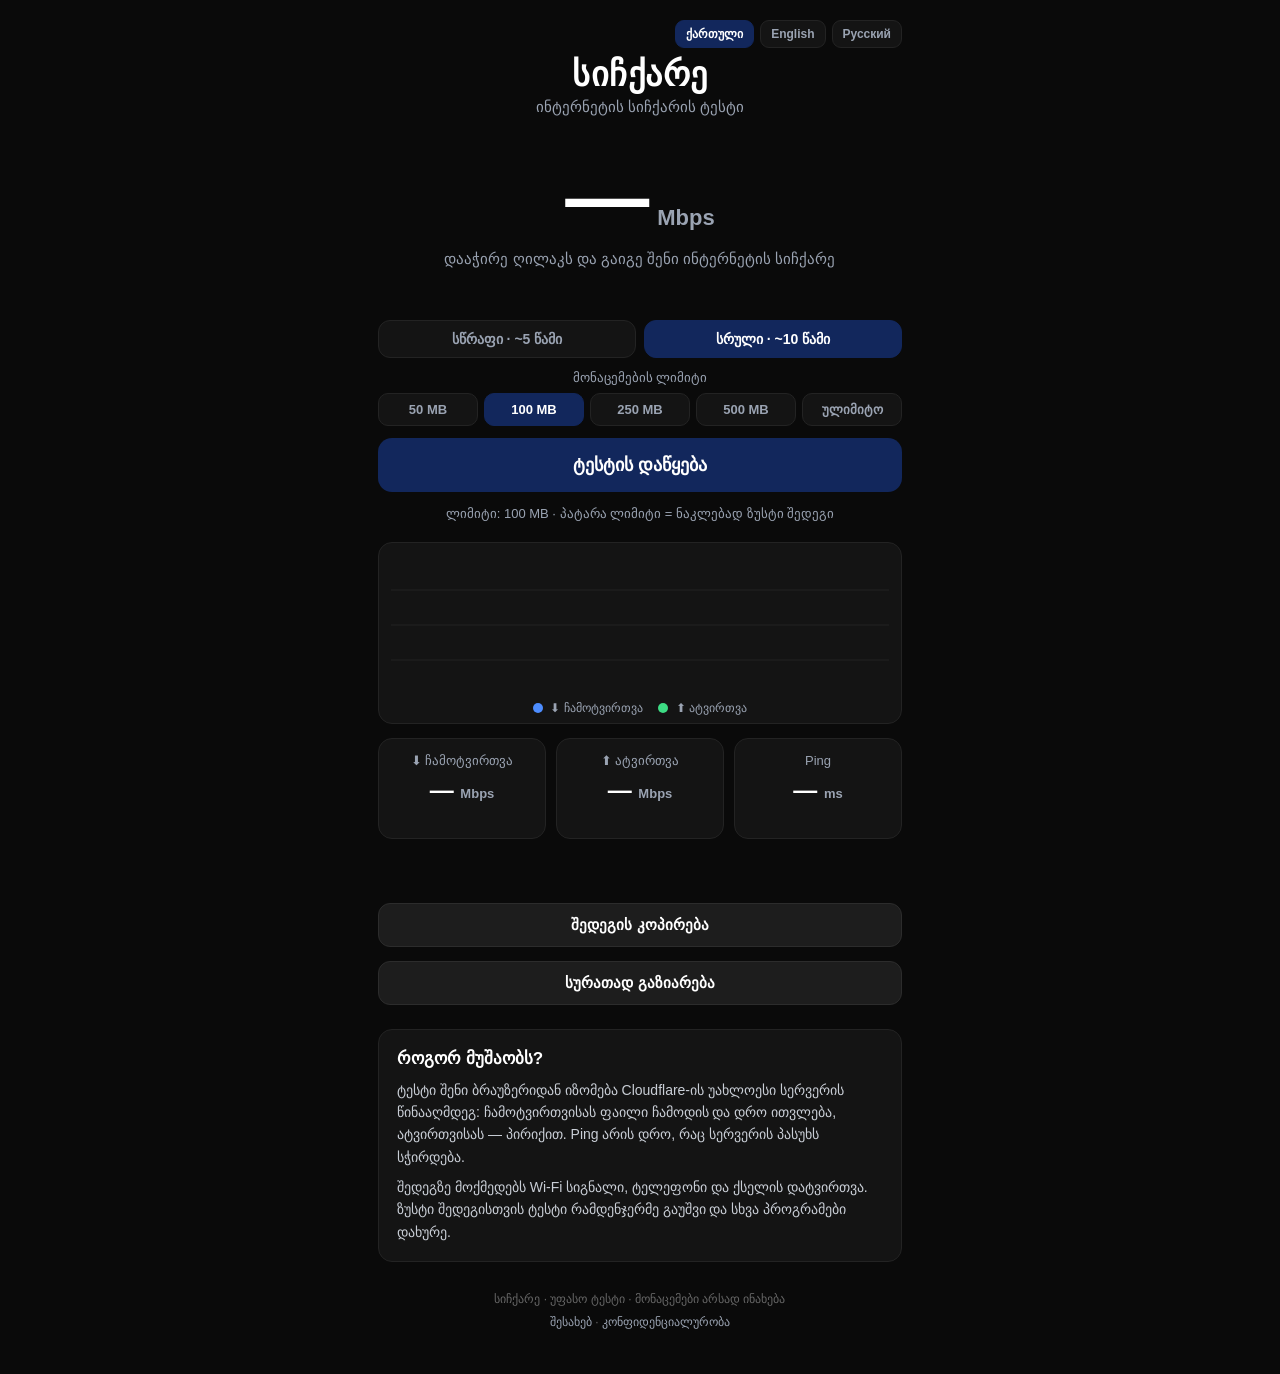
<file: index.html>
<!DOCTYPE html>
<html lang="ka">
<head>
<meta charset="UTF-8">
<meta name="viewport" content="width=device-width, initial-scale=1.0, viewport-fit=cover">
<meta name="description" content="სიჩქარე — ინტერნეტის სიჩქარის უფასო ტესტი ქართულად. ჩამოტვირთვა, ატვირთვა, Ping, ისტორია.">
<meta name="theme-color" content="#12275c">
<title>სიჩქარე — ინტერნეტის სიჩქარის ტესტი</title>
<link rel="stylesheet" href="styles.css">
<link rel="manifest" href="manifest.json">
<link rel="apple-touch-icon" href="icon-180.png">
</head>
<body>
<main class="wrap">
  <div class="lang">
    <button class="lang-btn active" data-lang="ka" type="button">ქართული</button>
    <button class="lang-btn" data-lang="en" type="button">English</button>
    <button class="lang-btn" data-lang="ru" type="button">Русский</button>
  </div>

  <header>
    <h1>სიჩქარე</h1>
    <p class="sub" data-i18n="subtitle">ინტერნეტის სიჩქარის ტესტი</p>
  </header>

  <section class="gauge" aria-live="polite">
    <div class="big"><span id="bigSpeed">—</span><span class="unit" id="bigUnit">Mbps</span></div>
    <p class="status" id="statusText" data-i18n="statusIdle">დააჭირე ღილაკს და გაიგე შენი ინტერნეტის სიჩქარე</p>
    <p class="verdict" id="verdict"></p>
  </section>

  <div class="modes" role="group" aria-label="ტესტის რეჟიმი">
    <button id="modeQuick" class="mode" type="button" data-i18n="modeQuick">სწრაფი · ~5 წამი</button>
    <button id="modeFull" class="mode active" type="button" data-i18n="modeFull">სრული · ~10 წამი</button>
  </div>

  <div class="limit">
    <span class="limit-label" data-i18n="dataLimitLabel">მონაცემების ლიმიტი</span>
    <div class="limit-btns" id="limitBtns">
      <button class="limit-btn" data-limit="50" type="button">50 MB</button>
      <button class="limit-btn active" data-limit="100" type="button">100 MB</button>
      <button class="limit-btn" data-limit="250" type="button">250 MB</button>
      <button class="limit-btn" data-limit="500" type="button">500 MB</button>
      <button class="limit-btn" data-limit="inf" type="button" data-i18n="unlimited">ულიმიტო</button>
    </div>
  </div>

  <button id="startBtn" class="start" data-i18n="start">ტესტის დაწყება</button>
  <p class="hint" id="hintText"></p>

  <section class="graph-wrap">
    <canvas id="graph" width="520" height="140"></canvas>
    <p class="legend"><span class="dot down"></span> <span data-i18n="downLabel">⬇ ჩამოტვირთვა</span> <span class="dot up"></span> <span data-i18n="upLabel">⬆ ატვირთვა</span></p>
  </section>

  <section class="cards">
    <div class="card">
      <div class="label" data-i18n="downLabel">⬇ ჩამოტვირთვა</div>
      <div class="value"><span id="resDown">—</span> <small>Mbps</small></div>
      <div class="sub-value" id="resDownMB"></div>
    </div>
    <div class="card">
      <div class="label" data-i18n="upLabel">⬆ ატვირთვა</div>
      <div class="value"><span id="resUp">—</span> <small>Mbps</small></div>
      <div class="sub-value" id="resUpMB"></div>
    </div>
    <div class="card">
      <div class="label">Ping</div>
      <div class="value"><span id="resPing">—</span> <small>ms</small></div>
      <div class="sub-value" id="resJitter"></div>
    </div>
  </section>

  <p class="server" id="netInfo"></p>
  <p class="server" id="serverInfo"></p>

  <button id="shareBtn" class="share" hidden data-i18n="copyBtn">შედეგის კოპირება</button>
  <button id="shareImgBtn" class="share" hidden data-i18n="shareImgBtn">სურათად გაზიარება</button>

  <section class="history" id="historySection" hidden>
    <h2 data-i18n="historyTitle">ბოლო ტესტები</h2>
    <canvas id="historyGraph" width="520" height="120"></canvas>
    <ul id="historyList"></ul>
    <button id="clearHistory" class="clear" type="button" data-i18n="clearHistory">ისტორიის წაშლა</button>
  </section>

  <section class="about">
    <h2 data-i18n="aboutTitle">როგორ მუშაობს?</h2>
    <p data-i18n="aboutP1">ტესტი შენი ბრაუზერიდან იზომება Cloudflare-ის უახლოესი სერვერის წინააღმდეგ: ჩამოტვირთვისას ფაილი ჩამოდის და დრო ითვლება, ატვირთვისას — პირიქით. Ping არის დრო, რაც სერვერის პასუხს სჭირდება.</p>
    <p data-i18n="aboutP2">შედეგზე მოქმედებს Wi-Fi სიგნალი, ტელეფონი და ქსელის დატვირთვა. ზუსტი შედეგისთვის ტესტი რამდენჯერმე გაუშვი და სხვა პროგრამები დახურე.</p>
  </section>

  <footer><span data-i18n="footer">სიჩქარე · უფასო ტესტი · მონაცემები არსად ინახება</span><br><a href="about.html" data-i18n="aboutLink">შესახებ</a> · <a href="privacy.html" data-i18n="privacyLink">კონფიდენციალურობა</a></footer>
</main>
<script src="app.js"></script>
</body>
</html>
</file>
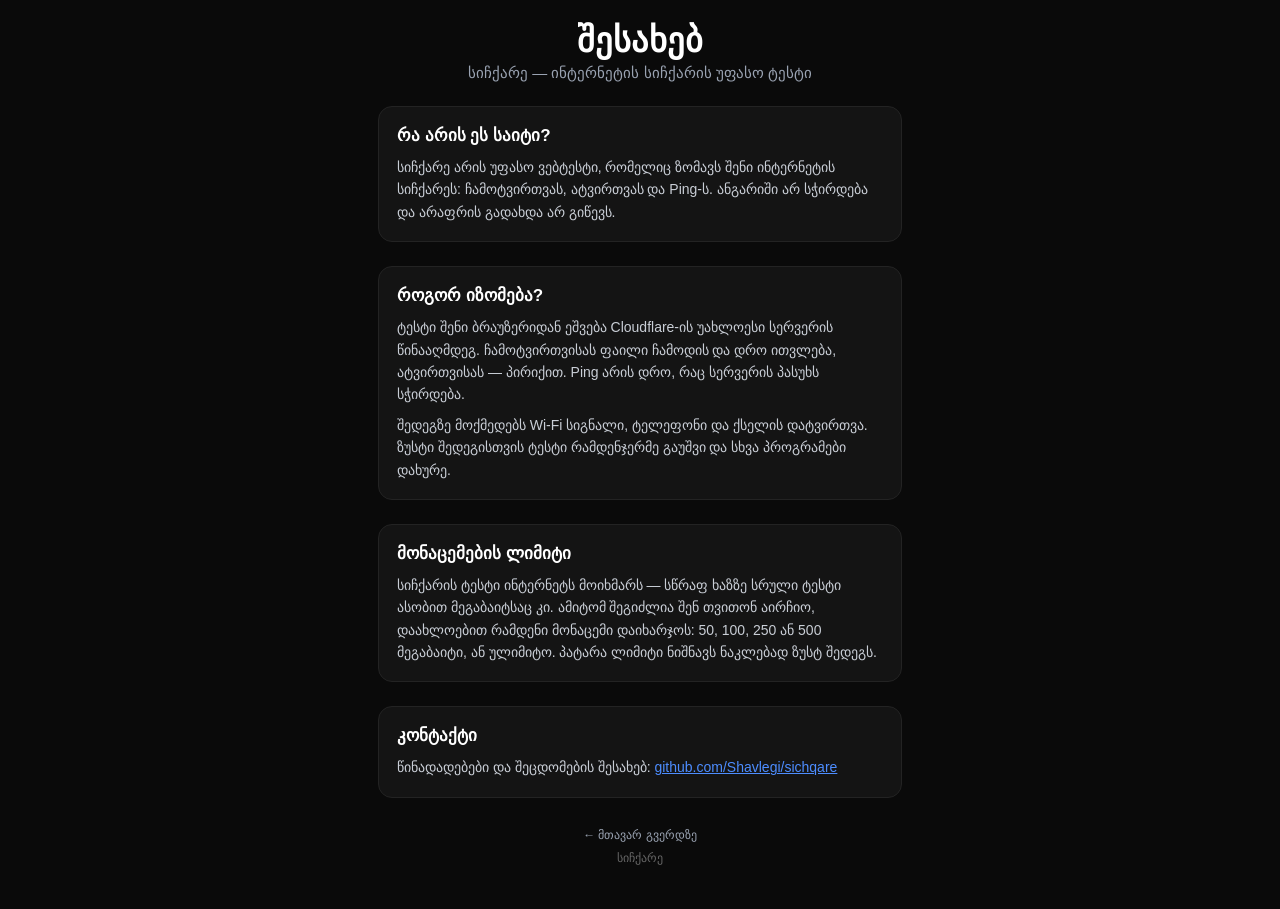
<file: about.html>
<!DOCTYPE html>
<html lang="ka">
<head>
<meta charset="UTF-8">
<meta name="viewport" content="width=device-width, initial-scale=1.0">
<meta name="theme-color" content="#12275c">
<title>შესახებ — სიჩქარე</title>
<link rel="stylesheet" href="styles.css">
</head>
<body>
<main class="wrap">
  <header>
    <h1>შესახებ</h1>
    <p class="sub">სიჩქარე — ინტერნეტის სიჩქარის უფასო ტესტი</p>
  </header>

  <section class="about">
    <h2>რა არის ეს საიტი?</h2>
    <p>სიჩქარე არის უფასო ვებტესტი, რომელიც ზომავს შენი ინტერნეტის სიჩქარეს: ჩამოტვირთვას, ატვირთვას და Ping-ს. ანგარიში არ სჭირდება და არაფრის გადახდა არ გიწევს.</p>
  </section>

  <section class="about">
    <h2>როგორ იზომება?</h2>
    <p>ტესტი შენი ბრაუზერიდან ეშვება Cloudflare-ის უახლოესი სერვერის წინააღმდეგ. ჩამოტვირთვისას ფაილი ჩამოდის და დრო ითვლება, ატვირთვისას — პირიქით. Ping არის დრო, რაც სერვერის პასუხს სჭირდება.</p>
    <p>შედეგზე მოქმედებს Wi-Fi სიგნალი, ტელეფონი და ქსელის დატვირთვა. ზუსტი შედეგისთვის ტესტი რამდენჯერმე გაუშვი და სხვა პროგრამები დახურე.</p>
  </section>

  <section class="about">
    <h2>მონაცემების ლიმიტი</h2>
    <p>სიჩქარის ტესტი ინტერნეტს მოიხმარს — სწრაფ ხაზზე სრული ტესტი ასობით მეგაბაიტსაც კი. ამიტომ შეგიძლია შენ თვითონ აირჩიო, დაახლოებით რამდენი მონაცემი დაიხარჯოს: 50, 100, 250 ან 500 მეგაბაიტი, ან ულიმიტო. პატარა ლიმიტი ნიშნავს ნაკლებად ზუსტ შედეგს.</p>
  </section>

  <section class="about">
    <h2>კონტაქტი</h2>
    <p>წინადადებები და შეცდომების შესახებ: <a href="https://github.com/Shavlegi/sichqare" style="color:#4d8dff">github.com/Shavlegi/sichqare</a></p>
  </section>

  <footer><a href="index.html">← მთავარ გვერდზე</a><br>სიჩქარე</footer>
</main>
</body>
</html>
</file>
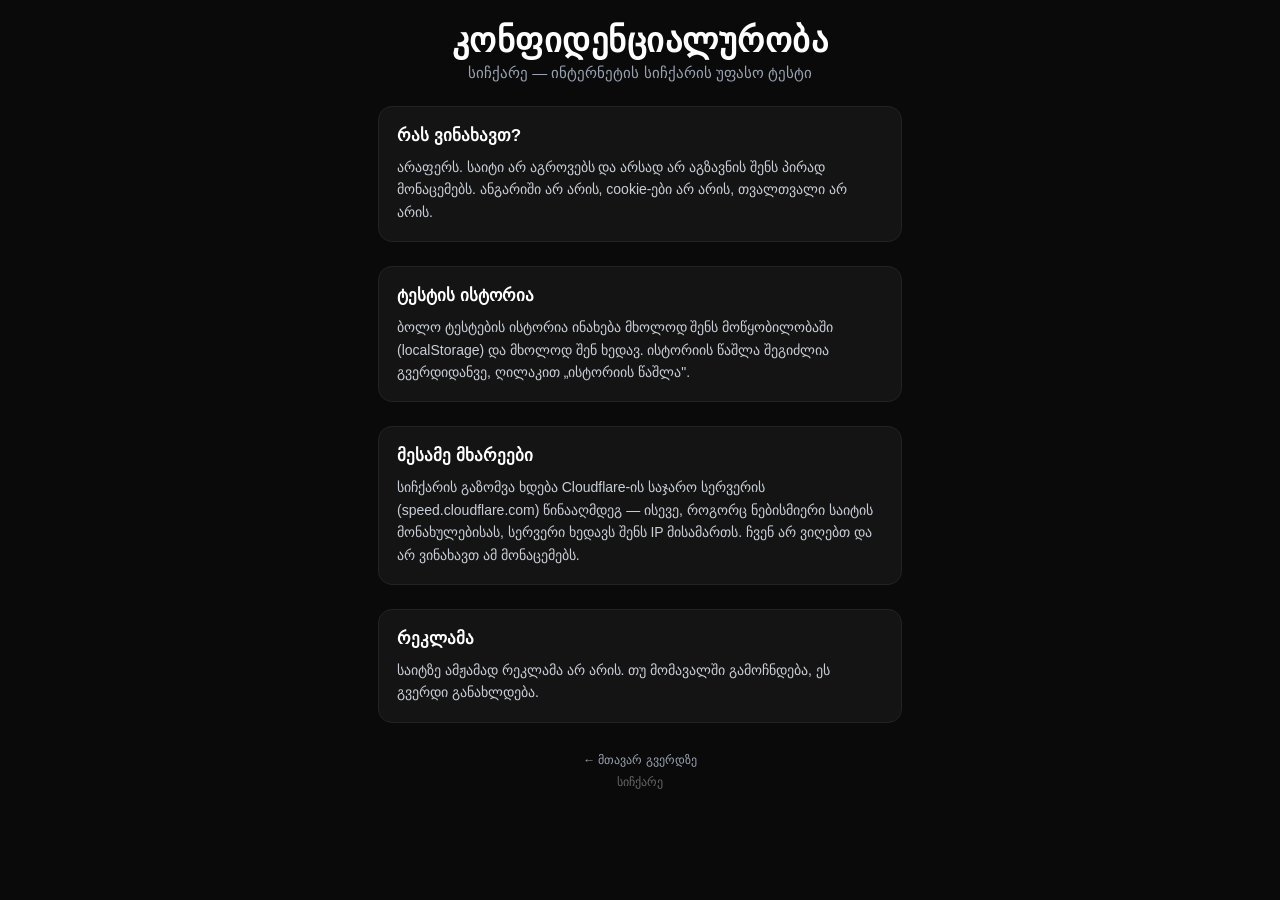
<file: privacy.html>
<!DOCTYPE html>
<html lang="ka">
<head>
<meta charset="UTF-8">
<meta name="viewport" content="width=device-width, initial-scale=1.0">
<meta name="theme-color" content="#12275c">
<title>კონფიდენციალურობა — სიჩქარე</title>
<link rel="stylesheet" href="styles.css">
</head>
<body>
<main class="wrap">
  <header>
    <h1>კონფიდენციალურობა</h1>
    <p class="sub">სიჩქარე — ინტერნეტის სიჩქარის უფასო ტესტი</p>
  </header>

  <section class="about">
    <h2>რას ვინახავთ?</h2>
    <p>არაფერს. საიტი არ აგროვებს და არსად არ აგზავნის შენს პირად მონაცემებს. ანგარიში არ არის, cookie-ები არ არის, თვალთვალი არ არის.</p>
  </section>

  <section class="about">
    <h2>ტესტის ისტორია</h2>
    <p>ბოლო ტესტების ისტორია ინახება მხოლოდ შენს მოწყობილობაში (localStorage) და მხოლოდ შენ ხედავ. ისტორიის წაშლა შეგიძლია გვერდიდანვე, ღილაკით „ისტორიის წაშლა".</p>
  </section>

  <section class="about">
    <h2>მესამე მხარეები</h2>
    <p>სიჩქარის გაზომვა ხდება Cloudflare-ის საჯარო სერვერის (speed.cloudflare.com) წინააღმდეგ — ისევე, როგორც ნებისმიერი საიტის მონახულებისას, სერვერი ხედავს შენს IP მისამართს. ჩვენ არ ვიღებთ და არ ვინახავთ ამ მონაცემებს.</p>
  </section>

  <section class="about">
    <h2>რეკლამა</h2>
    <p>საიტზე ამჟამად რეკლამა არ არის. თუ მომავალში გამოჩნდება, ეს გვერდი განახლდება.</p>
  </section>

  <footer><a href="index.html">← მთავარ გვერდზე</a><br>სიჩქარე</footer>
</main>
</body>
</html>
</file>
<file: styles.css>
* { box-sizing: border-box; margin: 0; padding: 0; }
html { -webkit-text-size-adjust: 100%; }
body {
  background: #0a0a0a;
  color: #ffffff;
  font-family: -apple-system, "Segoe UI", Roboto, "Noto Sans Georgian", sans-serif;
  min-height: 100vh;
}
.wrap { max-width: 560px; margin: 0 auto; padding: 20px 18px 40px; }

.lang { display: flex; justify-content: flex-end; gap: 6px; margin-bottom: 6px; }
.lang-btn {
  padding: 6px 10px; font-size: 12px; font-weight: 600; color: #9aa3b2;
  background: #141414; border: 1px solid #232323; border-radius: 9px; cursor: pointer;
}
.lang-btn.active { color: #fff; background: #12275c; border-color: #12275c; }

header { text-align: center; margin-bottom: 8px; }
h1 { font-size: 34px; letter-spacing: .5px; }
.sub { color: #9aa3b2; margin-top: 4px; font-size: 15px; }

.gauge { text-align: center; padding: 30px 0 14px; }
.big { font-size: 84px; font-weight: 800; line-height: 1; font-variant-numeric: tabular-nums; }
.big .unit { font-size: 22px; font-weight: 600; color: #9aa3b2; margin-left: 8px; }
.big.good { color: #3ddc84; }
.big.mid { color: #ffc53d; }
.big.bad { color: #ff5252; }
.status { color: #9aa3b2; margin-top: 12px; font-size: 15px; min-height: 22px; }
.verdict { color: #c9ced6; font-size: 14px; line-height: 1.5; margin-top: 8px; min-height: 20px; }

.modes { display: flex; gap: 8px; margin: 6px 0 12px; }
.mode {
  flex: 1; padding: 10px; font-size: 14px; font-weight: 600; color: #9aa3b2;
  background: #141414; border: 1px solid #232323; border-radius: 12px; cursor: pointer;
}
.mode.active { color: #fff; background: #12275c; border-color: #12275c; }

.limit { margin-bottom: 12px; }
.limit-label { display: block; text-align: center; color: #9aa3b2; font-size: 13px; margin-bottom: 8px; }
.limit-btns { display: flex; gap: 6px; }
.limit-btn {
  flex: 1; padding: 8px 4px; font-size: 13px; font-weight: 600; color: #9aa3b2;
  background: #141414; border: 1px solid #232323; border-radius: 10px; cursor: pointer;
}
.limit-btn.active { color: #fff; background: #12275c; border-color: #12275c; }

.start {
  display: block; width: 100%; padding: 16px; font-size: 18px; font-weight: 700;
  color: #fff; background: #12275c; border: none; border-radius: 14px; cursor: pointer;
}
.start:active { opacity: .85; }
.start:disabled { opacity: .55; cursor: default; }
.start.stop { background: #5c1212; }
.hint { text-align: center; color: #9aa3b2; font-size: 13px; margin: 12px 0 18px; line-height: 1.5; }

.graph-wrap { background: #141414; border: 1px solid #232323; border-radius: 14px; padding: 12px 12px 8px; margin-bottom: 14px; }
.graph-wrap canvas { width: 100%; height: 140px; display: block; }
.legend { text-align: center; color: #9aa3b2; font-size: 12px; margin-top: 6px; }
.dot { display: inline-block; width: 10px; height: 10px; border-radius: 50%; margin: 0 4px 0 12px; vertical-align: middle; }
.dot.down { background: #4d8dff; }
.dot.up { background: #3ddc84; }
.dot:first-child { margin-left: 0; }

.cards { display: grid; grid-template-columns: 1fr 1fr 1fr; gap: 10px; }
.card {
  background: #141414; border: 1px solid #232323; border-radius: 14px;
  padding: 14px 10px; text-align: center;
}
.card .label { font-size: 13px; color: #9aa3b2; margin-bottom: 8px; }
.card .value { font-size: 24px; font-weight: 800; font-variant-numeric: tabular-nums; }
.card .value small { font-size: 13px; font-weight: 600; color: #9aa3b2; }
.card .sub-value { font-size: 12px; color: #9aa3b2; margin-top: 4px; min-height: 16px; }

.server { text-align: center; color: #9aa3b2; font-size: 13px; margin: 12px 0 0; min-height: 18px; }
.server + .server { margin-top: 2px; }

.share {
  display: block; width: 100%; margin-top: 14px; padding: 12px; font-size: 15px; font-weight: 600;
  color: #fff; background: #1d1d1d; border: 1px solid #2c2c2c; border-radius: 12px; cursor: pointer;
}
.share:active { opacity: .85; }

.history { margin-top: 24px; background: #141414; border: 1px solid #232323; border-radius: 14px; padding: 18px; }
.history h2 { font-size: 17px; margin-bottom: 10px; }
.history canvas { width: 100%; height: 120px; display: block; margin-bottom: 8px; }
.history ul { list-style: none; }
.history li {
  font-size: 14px; padding: 9px 0; border-top: 1px solid #232323;
  display: flex; justify-content: space-between; gap: 10px; font-variant-numeric: tabular-nums;
}
.history li:first-child { border-top: none; }
.history li .when { color: #9aa3b2; white-space: nowrap; }
.clear {
  margin-top: 12px; padding: 8px 14px; font-size: 13px; color: #ff8a8a;
  background: transparent; border: 1px solid #3a2323; border-radius: 10px; cursor: pointer;
}

.about { margin-top: 24px; background: #141414; border: 1px solid #232323; border-radius: 14px; padding: 18px; }
.about h2 { font-size: 17px; margin-bottom: 10px; }
.about p { font-size: 14px; line-height: 1.6; color: #c9ced6; margin-bottom: 8px; }
.about p:last-child { margin-bottom: 0; }

footer { text-align: center; color: #666; font-size: 12px; margin-top: 26px; line-height: 1.9; }
footer a { color: #9aa3b2; text-decoration: none; }
footer a:hover { text-decoration: underline; }

@media (max-width: 380px) {
  .big { font-size: 68px; }
  .card .value { font-size: 20px; }
}
</file>
